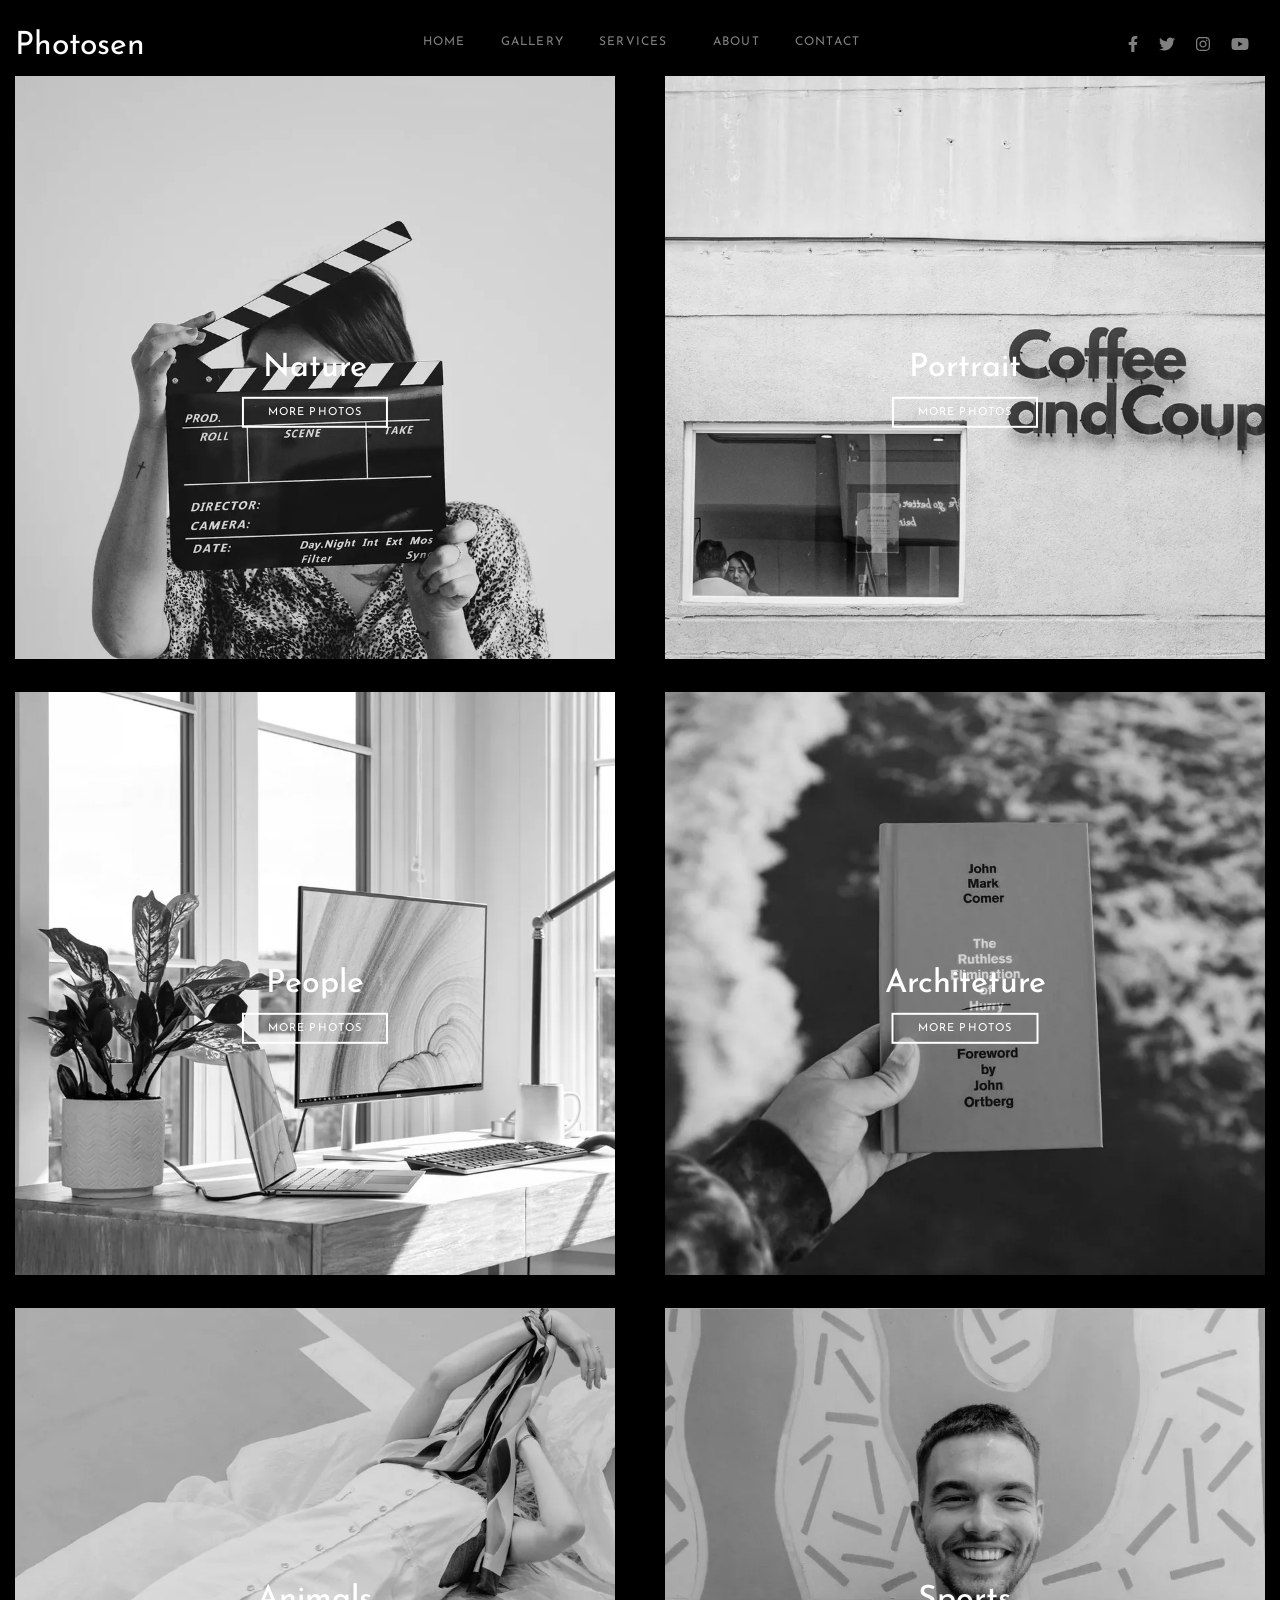
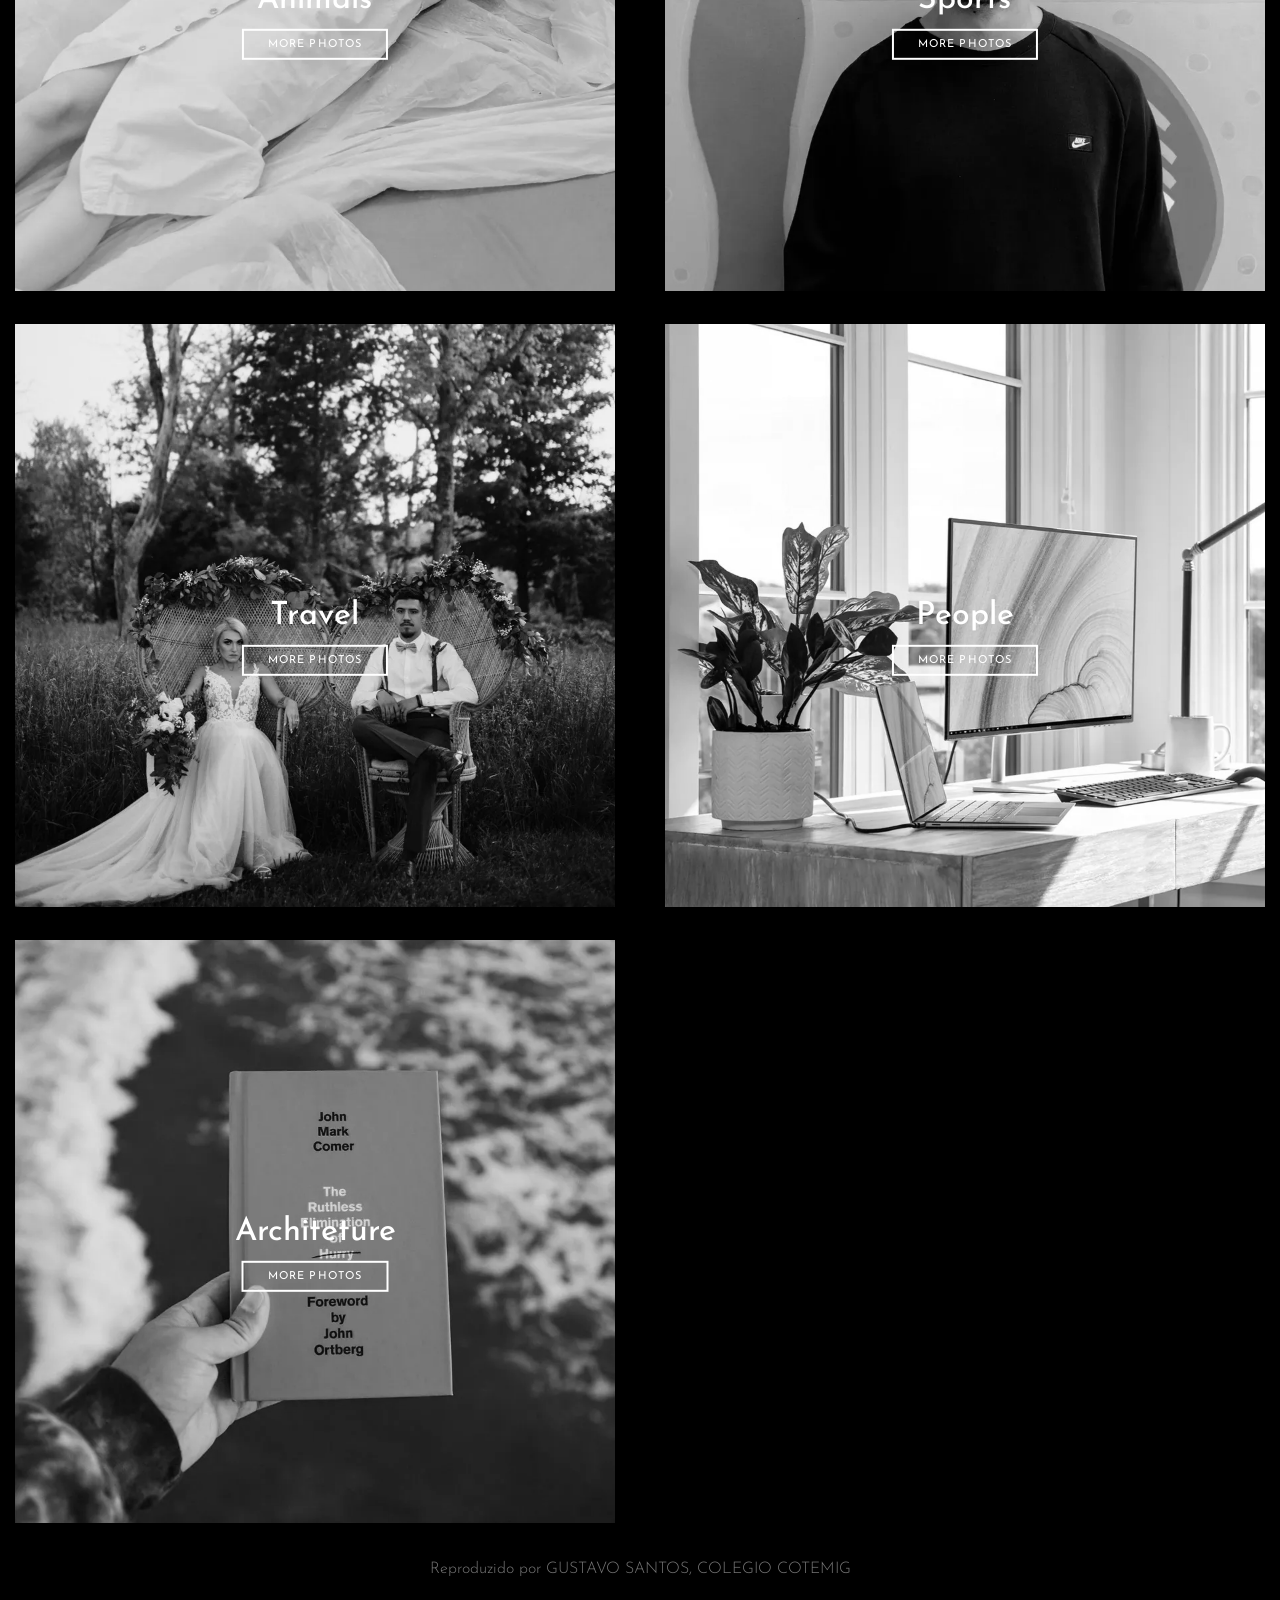
<file: index.html>
<!DOCTYPE html>
<html lang="pt-br">

<head>
    <meta charset="UTF-8">
    <meta http-equiv="X-UA-Compatible" content="IE=edge">
    <meta name="viewport" content="width=device-width, initial-scale=1.0">
    <link rel="stylesheet" href="main.css">
    <link rel="stylesheet" href="https://cdnjs.cloudflare.com/ajax/libs/font-awesome/4.7.0/css/font-awesome.min.css">
    <title>Photosen - Colorlib Website Template</title>
</head>

<body>
    <header>
        <div>
            <a href="index.html" id="Logo">Photosen</a>
        </div>
        <div>
            <ul>
                <li><a href="index.html">Home</a></li>
                <li id="Gallery-Menu">
                    Gallery
                    <ul id="DropList">
                        <li>Nature</li>
                        <li>Portrait</li>
                        <li>People</li>
                        <li>Architeture</li>
                        <li>Animals</li>
                        <li>Sports</li>
                        <li>Travel</li>
                        <li id="SubMenu">
                            SubMenu
                            <ul id="Sub-DropList">
                                <li>Menu One</li>
                                <li>Menu Two</li>
                                <li>Menu Three</li>
                            </ul>
                        </li>
                    </ul>
                </li>
                <li><a href="Services.html">Services</a></li>
                <li><a href="About.html">About</a></li>
                <li>Contact</li>
            </ul>
        </div>
        <div class="redes-sociais">
            <span>
                <svg xmlns="http://www.w3.org/2000/svg" height="1em"
                    viewBox="0 0 320 512"><!--! Font Awesome Free 6.4.0 by @fontawesome - https://fontawesome.com License - https://fontawesome.com/license (Commercial License) Copyright 2023 Fonticons, Inc. -->
                    <path
                        d="M279.14 288l14.22-92.66h-88.91v-60.13c0-25.35 12.42-50.06 52.24-50.06h40.42V6.26S260.43 0 225.36 0c-73.22 0-121.08 44.38-121.08 124.72v70.62H22.89V288h81.39v224h100.17V288z" />
                </svg>
                <svg xmlns="http://www.w3.org/2000/svg" height="1em"
                    viewBox="0 0 512 512"><!--! Font Awesome Free 6.4.0 by @fontawesome - https://fontawesome.com License - https://fontawesome.com/license (Commercial License) Copyright 2023 Fonticons, Inc. -->
                    <path
                        d="M459.37 151.716c.325 4.548.325 9.097.325 13.645 0 138.72-105.583 298.558-298.558 298.558-59.452 0-114.68-17.219-161.137-47.106 8.447.974 16.568 1.299 25.34 1.299 49.055 0 94.213-16.568 130.274-44.832-46.132-.975-84.792-31.188-98.112-72.772 6.498.974 12.995 1.624 19.818 1.624 9.421 0 18.843-1.3 27.614-3.573-48.081-9.747-84.143-51.98-84.143-102.985v-1.299c13.969 7.797 30.214 12.67 47.431 13.319-28.264-18.843-46.781-51.005-46.781-87.391 0-19.492 5.197-37.36 14.294-52.954 51.655 63.675 129.3 105.258 216.365 109.807-1.624-7.797-2.599-15.918-2.599-24.04 0-57.828 46.782-104.934 104.934-104.934 30.213 0 57.502 12.67 76.67 33.137 23.715-4.548 46.456-13.32 66.599-25.34-7.798 24.366-24.366 44.833-46.132 57.827 21.117-2.273 41.584-8.122 60.426-16.243-14.292 20.791-32.161 39.308-52.628 54.253z" />
                </svg>
                <svg xmlns="http://www.w3.org/2000/svg" height="1em"
                    viewBox="0 0 448 512"><!--! Font Awesome Free 6.4.0 by @fontawesome - https://fontawesome.com License - https://fontawesome.com/license (Commercial License) Copyright 2023 Fonticons, Inc. -->
                    <path
                        d="M224.1 141c-63.6 0-114.9 51.3-114.9 114.9s51.3 114.9 114.9 114.9S339 319.5 339 255.9 287.7 141 224.1 141zm0 189.6c-41.1 0-74.7-33.5-74.7-74.7s33.5-74.7 74.7-74.7 74.7 33.5 74.7 74.7-33.6 74.7-74.7 74.7zm146.4-194.3c0 14.9-12 26.8-26.8 26.8-14.9 0-26.8-12-26.8-26.8s12-26.8 26.8-26.8 26.8 12 26.8 26.8zm76.1 27.2c-1.7-35.9-9.9-67.7-36.2-93.9-26.2-26.2-58-34.4-93.9-36.2-37-2.1-147.9-2.1-184.9 0-35.8 1.7-67.6 9.9-93.9 36.1s-34.4 58-36.2 93.9c-2.1 37-2.1 147.9 0 184.9 1.7 35.9 9.9 67.7 36.2 93.9s58 34.4 93.9 36.2c37 2.1 147.9 2.1 184.9 0 35.9-1.7 67.7-9.9 93.9-36.2 26.2-26.2 34.4-58 36.2-93.9 2.1-37 2.1-147.8 0-184.8zM398.8 388c-7.8 19.6-22.9 34.7-42.6 42.6-29.5 11.7-99.5 9-132.1 9s-102.7 2.6-132.1-9c-19.6-7.8-34.7-22.9-42.6-42.6-11.7-29.5-9-99.5-9-132.1s-2.6-102.7 9-132.1c7.8-19.6 22.9-34.7 42.6-42.6 29.5-11.7 99.5-9 132.1-9s102.7-2.6 132.1 9c19.6 7.8 34.7 22.9 42.6 42.6 11.7 29.5 9 99.5 9 132.1s2.7 102.7-9 132.1z" />
                </svg>
                <svg xmlns="http://www.w3.org/2000/svg" height="1em"
                    viewBox="0 0 576 512"><!--! Font Awesome Free 6.4.0 by @fontawesome - https://fontawesome.com License - https://fontawesome.com/license (Commercial License) Copyright 2023 Fonticons, Inc. -->
                    <path
                        d="M549.655 124.083c-6.281-23.65-24.787-42.276-48.284-48.597C458.781 64 288 64 288 64S117.22 64 74.629 75.486c-23.497 6.322-42.003 24.947-48.284 48.597-11.412 42.867-11.412 132.305-11.412 132.305s0 89.438 11.412 132.305c6.281 23.65 24.787 41.5 48.284 47.821C117.22 448 288 448 288 448s170.78 0 213.371-11.486c23.497-6.321 42.003-24.171 48.284-47.821 11.412-42.867 11.412-132.305 11.412-132.305s0-89.438-11.412-132.305zm-317.51 213.508V175.185l142.739 81.205-142.739 81.201z" />
                </svg>
            </span>
        </div>
    </header>

    <main>
        <div class="Photos">
            <div>
                <img src="img_1.jpg" alt="">
                <div>
                    <h2>Nature</h2>
                    <a href="#">More Photos</a>
                </div>
            </div>
        </div>

        <div class="Photos">
            <div>
                <img src="img_2.jpg" alt="">
                <div>
                    <h2>Portrait</h2>
                    <a href="#">More Photos</a>
                </div>
            </div>
        </div>

        <div class="Photos">
            <div>
                <img src="img_3.jpg" alt="">
                <div>
                    <h2>People</h2>
                    <a href="#">More Photos</a>
                </div>
            </div>
        </div>

        <div class="Photos">
            <div>
                <img src="img_4.jpg" alt="">
                <div>
                    <h2>Architeture</h2>
                    <a href="#">More Photos</a>
                </div>
            </div>
        </div>

        <div class="Photos">
            <div>
                <img src="img_5.jpg" alt="">
                <div>
                    <h2>Animals</h2>
                    <a href="#">More Photos</a>
                </div>
            </div>
        </div>

        <div class="Photos">
            <div>
                <img src="img_6.jpg" alt="">
                <div>
                    <h2>Sports</h2>
                    <a href="#">More Photos</a>
                </div>
            </div>
        </div>

        <div class="Photos">
            <div>
                <img src="img_7.jpg" alt="">
                <div>
                    <h2>Travel</h2>
                    <a href="#">More Photos</a>
                </div>
            </div>
        </div>

        <div class="Photos">
            <div>
                <img src="img_3.jpg" alt="">
                <div>
                    <h2>People</h2>
                    <a href="#">More Photos</a>
                </div>
            </div>
        </div>

        <div class="Photos">
            <div>
                <img src="img_4.jpg" alt="">
                <div>
                    <h2>Architeture</h2>
                    <a href="#">More Photos</a>
                </div>
            </div>
        </div>
    </main>

    <footer>
        <p>Reproduzido por <a href="https://github.com/GsantosBr12">Gustavo Santos</a>, COLEGIO COTEMIG</p>
    </footer>
</body>

</html>
</file>
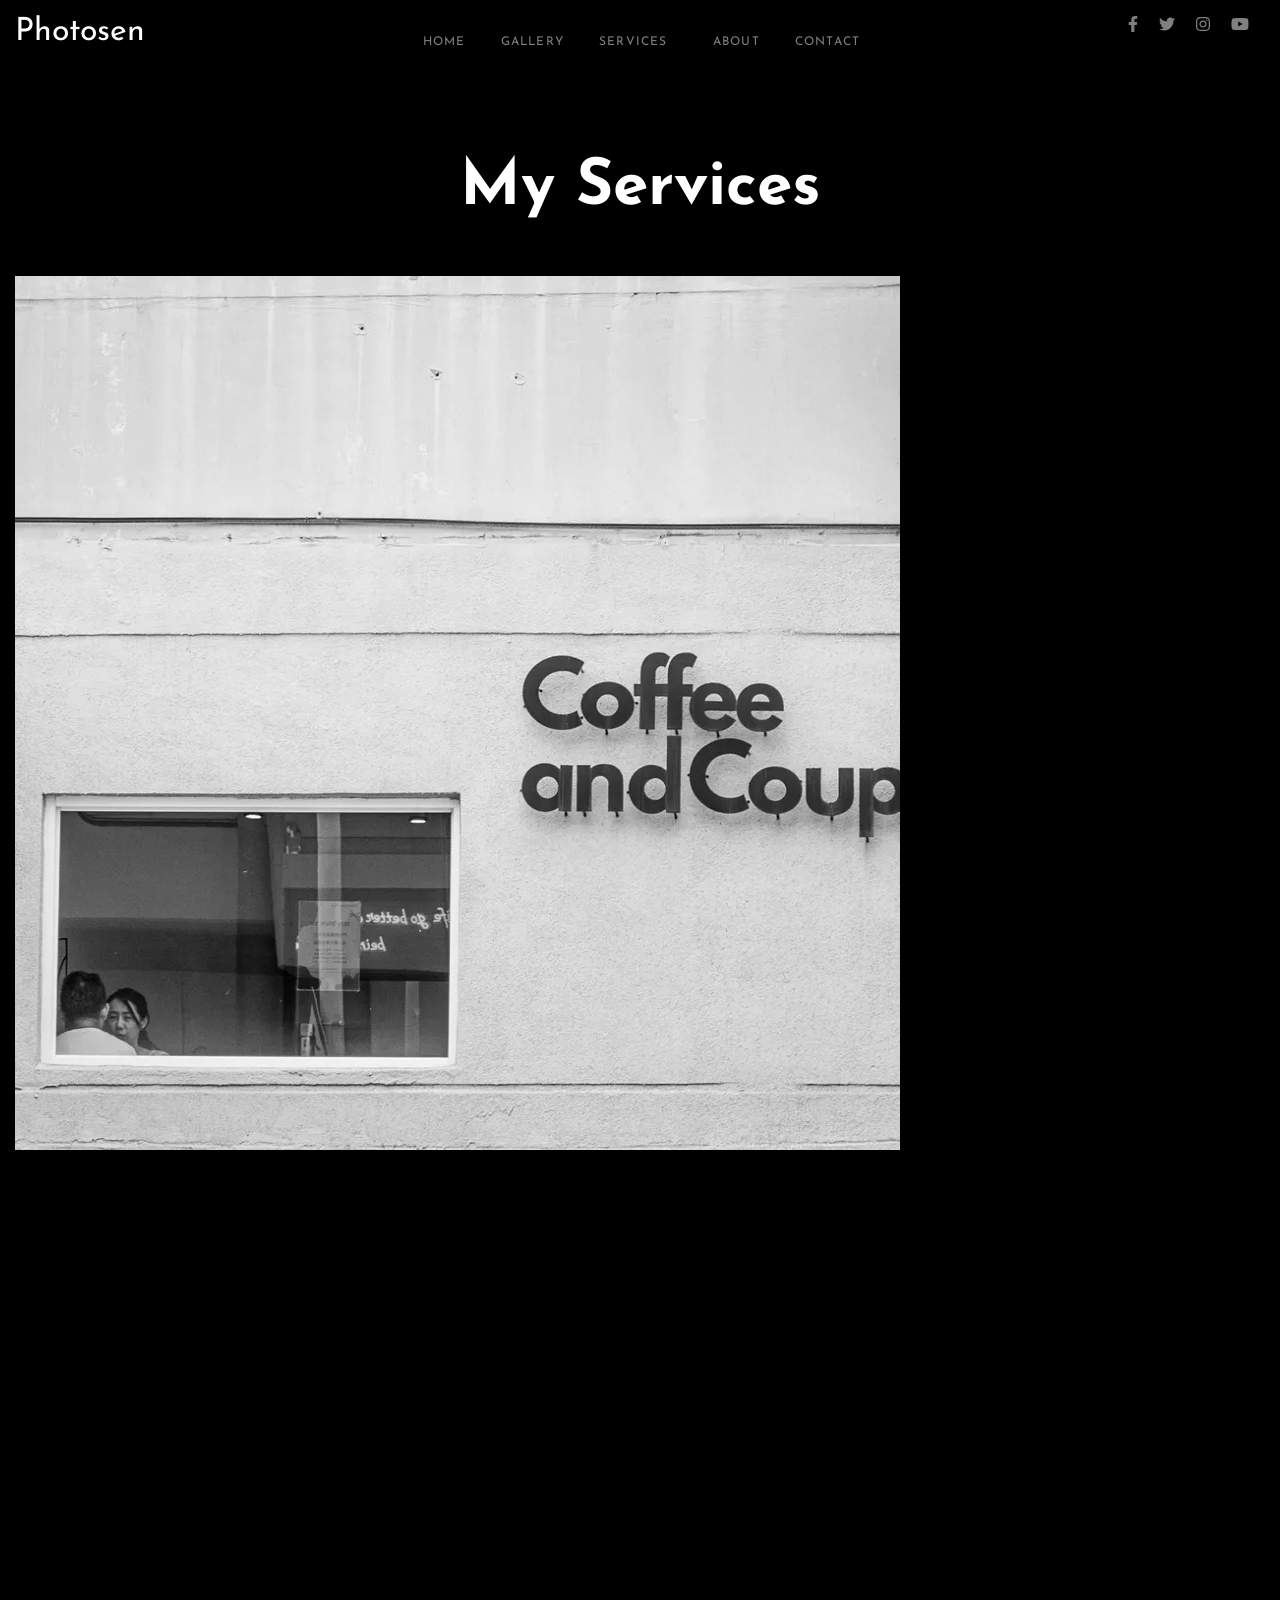
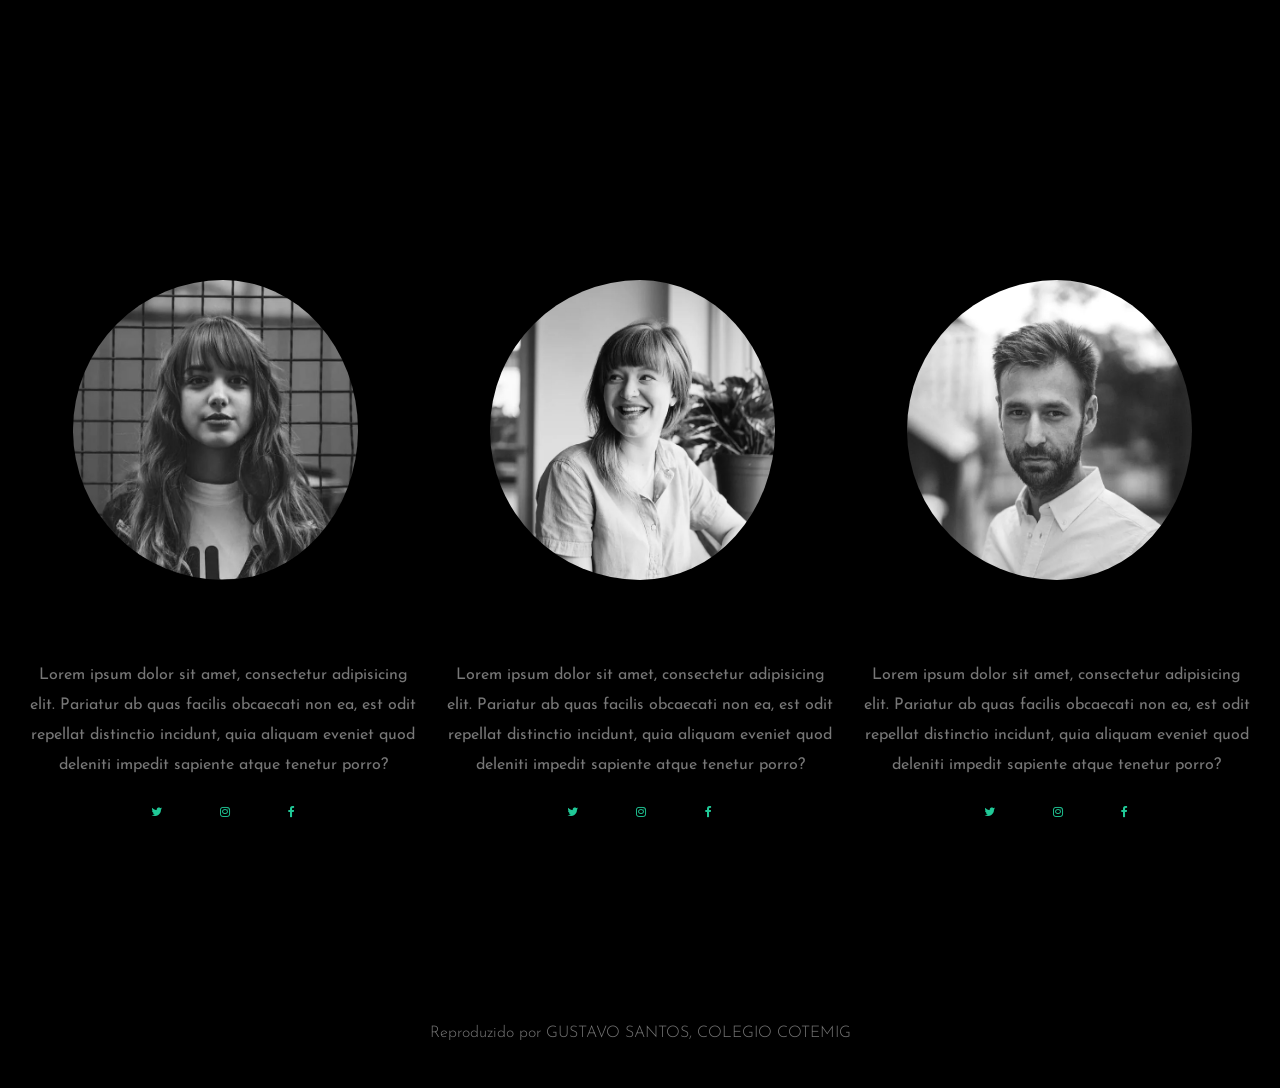
<file: About.html>
<!DOCTYPE html>
<html lang="en">

<head>
    <meta charset="UTF-8">
    <meta http-equiv="X-UA-Compatible" content="IE=edge">
    <meta name="viewport" content="width=device-width, initial-scale=1.0">
    <link rel="stylesheet" href="https://cdnjs.cloudflare.com/ajax/libs/font-awesome/4.7.0/css/font-awesome.min.css">
    <link rel="stylesheet" href="About.css">
    <title>Photosen - Colorlib Website Template</title>
</head>

<body>
    <header>
        <div>
            <a href="index.html" id="Logo">Photosen</a>
        </div>
        <div>
            <ul>
                <li><a href="index.html">Home</a></li>
                <li id="Gallery-Menu">
                    Gallery
                    <ul id="DropList">
                        <li>Nature</li>
                        <li>Portrait</li>
                        <li>People</li>
                        <li>Architeture</li>
                        <li>Animals</li>
                        <li>Sports</li>
                        <li>Travel</li>
                        <li id="SubMenu">
                            SubMenu
                            <ul id="Sub-DropList">
                                <li>Menu One</li>
                                <li>Menu Two</li>
                                <li>Menu Three</li>
                            </ul>
                        </li>
                    </ul>
                </li>
                <li><a href="Services.html">Services</a></li>
                <li><a href="About.html">About</a></li>
                <li>Contact</li>
            </ul>
        </div>
        <div class="redes-sociais">
            <span>
                <svg xmlns="http://www.w3.org/2000/svg" height="1em"
                    viewBox="0 0 320 512"><!--! Font Awesome Free 6.4.0 by @fontawesome - https://fontawesome.com License - https://fontawesome.com/license (Commercial License) Copyright 2023 Fonticons, Inc. -->
                    <path
                        d="M279.14 288l14.22-92.66h-88.91v-60.13c0-25.35 12.42-50.06 52.24-50.06h40.42V6.26S260.43 0 225.36 0c-73.22 0-121.08 44.38-121.08 124.72v70.62H22.89V288h81.39v224h100.17V288z" />
                </svg>
                <svg xmlns="http://www.w3.org/2000/svg" height="1em"
                    viewBox="0 0 512 512"><!--! Font Awesome Free 6.4.0 by @fontawesome - https://fontawesome.com License - https://fontawesome.com/license (Commercial License) Copyright 2023 Fonticons, Inc. -->
                    <path
                        d="M459.37 151.716c.325 4.548.325 9.097.325 13.645 0 138.72-105.583 298.558-298.558 298.558-59.452 0-114.68-17.219-161.137-47.106 8.447.974 16.568 1.299 25.34 1.299 49.055 0 94.213-16.568 130.274-44.832-46.132-.975-84.792-31.188-98.112-72.772 6.498.974 12.995 1.624 19.818 1.624 9.421 0 18.843-1.3 27.614-3.573-48.081-9.747-84.143-51.98-84.143-102.985v-1.299c13.969 7.797 30.214 12.67 47.431 13.319-28.264-18.843-46.781-51.005-46.781-87.391 0-19.492 5.197-37.36 14.294-52.954 51.655 63.675 129.3 105.258 216.365 109.807-1.624-7.797-2.599-15.918-2.599-24.04 0-57.828 46.782-104.934 104.934-104.934 30.213 0 57.502 12.67 76.67 33.137 23.715-4.548 46.456-13.32 66.599-25.34-7.798 24.366-24.366 44.833-46.132 57.827 21.117-2.273 41.584-8.122 60.426-16.243-14.292 20.791-32.161 39.308-52.628 54.253z" />
                </svg>
                <svg xmlns="http://www.w3.org/2000/svg" height="1em"
                    viewBox="0 0 448 512"><!--! Font Awesome Free 6.4.0 by @fontawesome - https://fontawesome.com License - https://fontawesome.com/license (Commercial License) Copyright 2023 Fonticons, Inc. -->
                    <path
                        d="M224.1 141c-63.6 0-114.9 51.3-114.9 114.9s51.3 114.9 114.9 114.9S339 319.5 339 255.9 287.7 141 224.1 141zm0 189.6c-41.1 0-74.7-33.5-74.7-74.7s33.5-74.7 74.7-74.7 74.7 33.5 74.7 74.7-33.6 74.7-74.7 74.7zm146.4-194.3c0 14.9-12 26.8-26.8 26.8-14.9 0-26.8-12-26.8-26.8s12-26.8 26.8-26.8 26.8 12 26.8 26.8zm76.1 27.2c-1.7-35.9-9.9-67.7-36.2-93.9-26.2-26.2-58-34.4-93.9-36.2-37-2.1-147.9-2.1-184.9 0-35.8 1.7-67.6 9.9-93.9 36.1s-34.4 58-36.2 93.9c-2.1 37-2.1 147.9 0 184.9 1.7 35.9 9.9 67.7 36.2 93.9s58 34.4 93.9 36.2c37 2.1 147.9 2.1 184.9 0 35.9-1.7 67.7-9.9 93.9-36.2 26.2-26.2 34.4-58 36.2-93.9 2.1-37 2.1-147.8 0-184.8zM398.8 388c-7.8 19.6-22.9 34.7-42.6 42.6-29.5 11.7-99.5 9-132.1 9s-102.7 2.6-132.1-9c-19.6-7.8-34.7-22.9-42.6-42.6-11.7-29.5-9-99.5-9-132.1s-2.6-102.7 9-132.1c7.8-19.6 22.9-34.7 42.6-42.6 29.5-11.7 99.5-9 132.1-9s102.7-2.6 132.1 9c19.6 7.8 34.7 22.9 42.6 42.6 11.7 29.5 9 99.5 9 132.1s2.7 102.7-9 132.1z" />
                </svg>
                <svg xmlns="http://www.w3.org/2000/svg" height="1em"
                    viewBox="0 0 576 512"><!--! Font Awesome Free 6.4.0 by @fontawesome - https://fontawesome.com License - https://fontawesome.com/license (Commercial License) Copyright 2023 Fonticons, Inc. -->
                    <path
                        d="M549.655 124.083c-6.281-23.65-24.787-42.276-48.284-48.597C458.781 64 288 64 288 64S117.22 64 74.629 75.486c-23.497 6.322-42.003 24.947-48.284 48.597-11.412 42.867-11.412 132.305-11.412 132.305s0 89.438 11.412 132.305c6.281 23.65 24.787 41.5 48.284 47.821C117.22 448 288 448 288 448s170.78 0 213.371-11.486c23.497-6.321 42.003-24.171 48.284-47.821 11.412-42.867 11.412-132.305 11.412-132.305s0-89.438-11.412-132.305zm-317.51 213.508V175.185l142.739 81.205-142.739 81.201z" />
                </svg>
            </span>
        </div>
    </header>

    <main>
        <div>
            <h2>My Services</h2>
        </div>
        <section>
            <div>
                <img src="img_2.jpg" alt="" width="900" height="874">
            </div>
            <div id="Mission">
                <h3>My Mission</h3>
                <p>Lorem ipsum dolor sit amet, consectetur adipisicing elit. Possimus vel tenetur explicabo
                    necessitatibus,
                    ad soluta consectetur illo qui voluptatem. Quis soluta maiores eum. Iste modi voluptatum in
                    repudiandae
                    fugiat suscipit dolorum harum, porro voluptate quis? Alias repudiandae dicta doloremque voluptates
                    soluta repellendus, unde laborum quo nam, ullam facere voluptatem similique.</p>

                <p>Lorem ipsum dolor sit amet, consectetur adipisicing elit. Dolor architecto excepturi aliquid minus
                    nostrum dicta labore iusto obcaecati fugit cupiditate.</p>
            </div>
        </section>
        <div class="container">
            <div>
                <img src="person_1.jpg" alt="">
                <h2>Jean Smith</h2>
                <p>Lorem ipsum dolor sit amet, consectetur adipisicing elit. Pariatur ab quas facilis obcaecati non ea,
                    est odit repellat distinctio incidunt, quia aliquam eveniet quod deleniti impedit sapiente atque
                    tenetur porro?
                </p>
                <ul>
                    <li><a href="#" class="fa fa-twitter"></a></li>
                    <li><a href="#" class="fa fa-instagram"></a></li>
                    <li><a href="#" class="fa fa-facebook"></a></li>
                </ul>
            </div>
            <div>
                <img src="person_2.jpg" alt="">
                <h2>Claire Smith</h2>
                <p>Lorem ipsum dolor sit amet, consectetur adipisicing elit. Pariatur ab quas facilis obcaecati non ea,
                    est odit repellat distinctio incidunt, quia aliquam eveniet quod deleniti impedit sapiente atque
                    tenetur porro?
                </p>
                <ul>
                    <li><a href="#" class="fa fa-twitter"></a></li>
                    <li><a href="#" class="fa fa-instagram"></a></li>
                    <li><a href="#" class="fa fa-facebook"></a></li>
                </ul>
            </div>
            <div>
                <img src="person_3.jpg" alt="">
                <h2>John Smith</h2>
                <p>Lorem ipsum dolor sit amet, consectetur adipisicing elit. Pariatur ab quas facilis obcaecati non ea,
                    est odit repellat distinctio incidunt, quia aliquam eveniet quod deleniti impedit sapiente atque
                    tenetur porro?
                </p>
                <ul>
                    <li><a href="#" class="fa fa-twitter"></a></li>
                    <li><a href="#" class="fa fa-instagram"></a></li>
                    <li><a href="#" class="fa fa-facebook"></a></li>
                </ul>
            </div>
        </div>
    </main>

    <footer>
        <p>Reproduzido por <a href="https://github.com/GsantosBr12">Gustavo Santos</a>, COLEGIO COTEMIG</p>
    </footer>
</body>

</html>
</file>
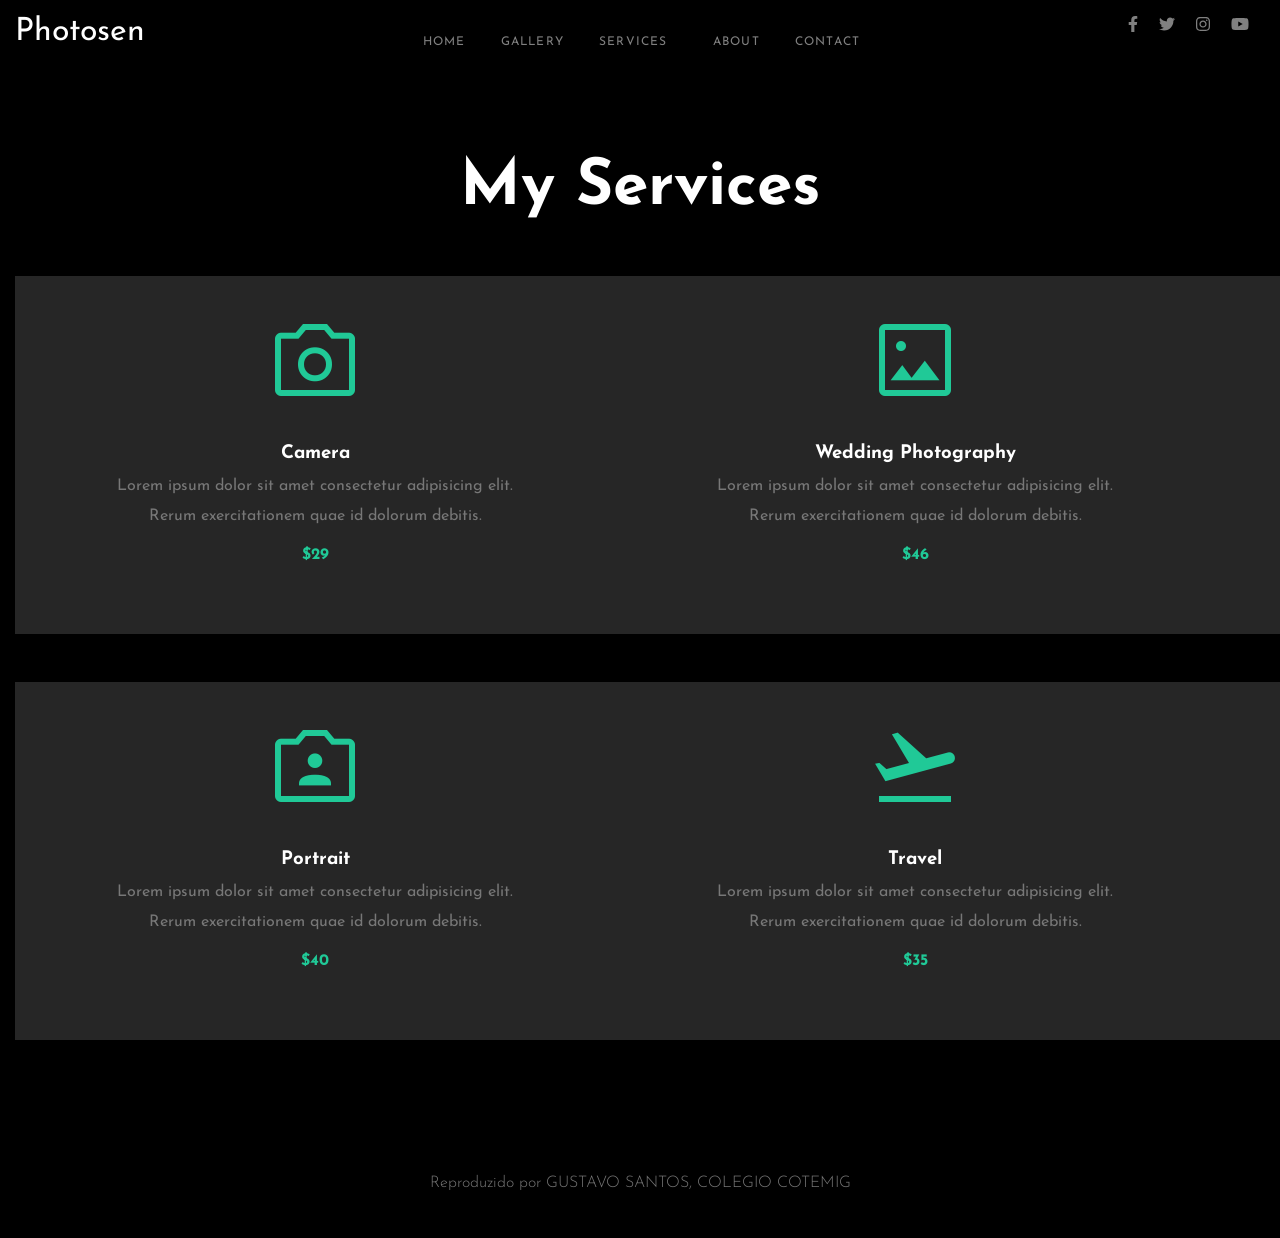
<file: Services.html>
<!DOCTYPE html>
<html lang="pt-br">

<head>
    <meta charset="UTF-8">
    <meta http-equiv="X-UA-Compatible" content="IE=edge">
    <meta name="viewport" content="width=device-width, initial-scale=1.0">
    <link rel="stylesheet" href="Services.css">
    <link rel="stylesheet" href="https://cdnjs.cloudflare.com/ajax/libs/font-awesome/4.7.0/css/font-awesome.min.css">
    <link rel="stylesheet"
        href="https://fonts.googleapis.com/css2?family=Material+Symbols+Outlined:opsz,wght,FILL,GRAD@48,400,0,0" />
    <title>Photosen - Colorlib Website Template</title>
</head>

<body>
    <header>
        <div>
            <a href="index.html" id="Logo">Photosen</a>
        </div>
        <div>
            <ul>
                <li><a href="index.html">Home</a></li>
                <li id="Gallery-Menu">
                    Gallery
                    <ul id="DropList">
                        <li>Nature</li>
                        <li>Portrait</li>
                        <li>People</li>
                        <li>Architeture</li>
                        <li>Animals</li>
                        <li>Sports</li>
                        <li>Travel</li>
                        <li id="SubMenu">
                            SubMenu
                            <ul id="Sub-DropList">
                                <li>Menu One</li>
                                <li>Menu Two</li>
                                <li>Menu Three</li>
                            </ul>
                        </li>
                    </ul>
                </li>
                <li><a href="Services.html">Services</a></li>
                <li><a href="About.html">About</a></li>
                <li>Contact</li>
            </ul>
        </div>
        <div class="redes-sociais">
            <span>
                <svg xmlns="http://www.w3.org/2000/svg" height="1em"
                    viewBox="0 0 320 512"><!--! Font Awesome Free 6.4.0 by @fontawesome - https://fontawesome.com License - https://fontawesome.com/license (Commercial License) Copyright 2023 Fonticons, Inc. -->
                    <path
                        d="M279.14 288l14.22-92.66h-88.91v-60.13c0-25.35 12.42-50.06 52.24-50.06h40.42V6.26S260.43 0 225.36 0c-73.22 0-121.08 44.38-121.08 124.72v70.62H22.89V288h81.39v224h100.17V288z" />
                </svg>
                <svg xmlns="http://www.w3.org/2000/svg" height="1em"
                    viewBox="0 0 512 512"><!--! Font Awesome Free 6.4.0 by @fontawesome - https://fontawesome.com License - https://fontawesome.com/license (Commercial License) Copyright 2023 Fonticons, Inc. -->
                    <path
                        d="M459.37 151.716c.325 4.548.325 9.097.325 13.645 0 138.72-105.583 298.558-298.558 298.558-59.452 0-114.68-17.219-161.137-47.106 8.447.974 16.568 1.299 25.34 1.299 49.055 0 94.213-16.568 130.274-44.832-46.132-.975-84.792-31.188-98.112-72.772 6.498.974 12.995 1.624 19.818 1.624 9.421 0 18.843-1.3 27.614-3.573-48.081-9.747-84.143-51.98-84.143-102.985v-1.299c13.969 7.797 30.214 12.67 47.431 13.319-28.264-18.843-46.781-51.005-46.781-87.391 0-19.492 5.197-37.36 14.294-52.954 51.655 63.675 129.3 105.258 216.365 109.807-1.624-7.797-2.599-15.918-2.599-24.04 0-57.828 46.782-104.934 104.934-104.934 30.213 0 57.502 12.67 76.67 33.137 23.715-4.548 46.456-13.32 66.599-25.34-7.798 24.366-24.366 44.833-46.132 57.827 21.117-2.273 41.584-8.122 60.426-16.243-14.292 20.791-32.161 39.308-52.628 54.253z" />
                </svg>
                <svg xmlns="http://www.w3.org/2000/svg" height="1em"
                    viewBox="0 0 448 512"><!--! Font Awesome Free 6.4.0 by @fontawesome - https://fontawesome.com License - https://fontawesome.com/license (Commercial License) Copyright 2023 Fonticons, Inc. -->
                    <path
                        d="M224.1 141c-63.6 0-114.9 51.3-114.9 114.9s51.3 114.9 114.9 114.9S339 319.5 339 255.9 287.7 141 224.1 141zm0 189.6c-41.1 0-74.7-33.5-74.7-74.7s33.5-74.7 74.7-74.7 74.7 33.5 74.7 74.7-33.6 74.7-74.7 74.7zm146.4-194.3c0 14.9-12 26.8-26.8 26.8-14.9 0-26.8-12-26.8-26.8s12-26.8 26.8-26.8 26.8 12 26.8 26.8zm76.1 27.2c-1.7-35.9-9.9-67.7-36.2-93.9-26.2-26.2-58-34.4-93.9-36.2-37-2.1-147.9-2.1-184.9 0-35.8 1.7-67.6 9.9-93.9 36.1s-34.4 58-36.2 93.9c-2.1 37-2.1 147.9 0 184.9 1.7 35.9 9.9 67.7 36.2 93.9s58 34.4 93.9 36.2c37 2.1 147.9 2.1 184.9 0 35.9-1.7 67.7-9.9 93.9-36.2 26.2-26.2 34.4-58 36.2-93.9 2.1-37 2.1-147.8 0-184.8zM398.8 388c-7.8 19.6-22.9 34.7-42.6 42.6-29.5 11.7-99.5 9-132.1 9s-102.7 2.6-132.1-9c-19.6-7.8-34.7-22.9-42.6-42.6-11.7-29.5-9-99.5-9-132.1s-2.6-102.7 9-132.1c7.8-19.6 22.9-34.7 42.6-42.6 29.5-11.7 99.5-9 132.1-9s102.7-2.6 132.1 9c19.6 7.8 34.7 22.9 42.6 42.6 11.7 29.5 9 99.5 9 132.1s2.7 102.7-9 132.1z" />
                </svg>
                <svg xmlns="http://www.w3.org/2000/svg" height="1em"
                    viewBox="0 0 576 512"><!--! Font Awesome Free 6.4.0 by @fontawesome - https://fontawesome.com License - https://fontawesome.com/license (Commercial License) Copyright 2023 Fonticons, Inc. -->
                    <path
                        d="M549.655 124.083c-6.281-23.65-24.787-42.276-48.284-48.597C458.781 64 288 64 288 64S117.22 64 74.629 75.486c-23.497 6.322-42.003 24.947-48.284 48.597-11.412 42.867-11.412 132.305-11.412 132.305s0 89.438 11.412 132.305c6.281 23.65 24.787 41.5 48.284 47.821C117.22 448 288 448 288 448s170.78 0 213.371-11.486c23.497-6.321 42.003-24.171 48.284-47.821 11.412-42.867 11.412-132.305 11.412-132.305s0-89.438-11.412-132.305zm-317.51 213.508V175.185l142.739 81.205-142.739 81.201z" />
                </svg>
            </span>
        </div>
    </header>

    <main>
        <div>
            <h2>My Services</h2>
        </div>

        <div class="container">

            <div id="Camera">
                <span class="material-symbols-outlined">
                    photo_camera
                </span>
                <div>
                    <h3>Camera</h3>
                    <p>Lorem ipsum dolor sit amet consectetur adipisicing elit. Rerum exercitationem quae id dolorum
                        debitis.</p>
                    <strong>$29</strong>
                </div>
            </div>

            <div id="Photography">
                <span class="material-symbols-outlined">
                    imagesmode
                </span>
                <div>
                    <h3>Wedding Photography</h3>
                    <p>Lorem ipsum dolor sit amet consectetur adipisicing elit. Rerum exercitationem quae id dolorum
                        debitis.</p>
                    <strong>$46</strong>
                </div>
            </div>

            <div id="Animal">
                <span class="material-symbols-outlined">
                    pets
                </span>
                <div>
                    <h3>Animal</h3>
                    <p>Lorem ipsum dolor sit amet consectetur adipisicing elit. Rerum exercitationem quae id dolorum
                        debitis.</p>
                    <strong>$24</strong>
                </div>
            </div>

            <div id="Portrait">
                <span class="material-symbols-outlined">
                    photo_camera_front
                </span>
                <div>
                    <h3>Portrait</h3>
                    <p>Lorem ipsum dolor sit amet consectetur adipisicing elit. Rerum exercitationem quae id dolorum
                        debitis.</p>
                    <strong>$40</strong>
                </div>
            </div>

            <div id="Travel">
                <span class="material-symbols-outlined">
                    flight_takeoff
                </span>
                <div>
                    <h3>Travel</h3>
                    <p>Lorem ipsum dolor sit amet consectetur adipisicing elit. Rerum exercitationem quae id dolorum
                        debitis.</p>
                    <strong>$35</strong>
                </div>
            </div>
            <div id="Video">
                <span class="material-symbols-outlined">
                    movie
                </span>
                <div>
                    <h3>Video Editing</h3>
                    <p>Lorem ipsum dolor sit amet consectetur adipisicing elit. Rerum exercitationem quae id dolorum
                        debitis.</p>
                    <strong>$15</strong>
                </div>
            </div>
        </div>
    </main>

    <footer>
        <p>Reproduzido por <a href="https://github.com/GsantosBr12">Gustavo Santos</a>, COLEGIO COTEMIG</p>
    </footer>
</body>

</html>
</file>
<file: main.css>
@import url('https://fonts.googleapis.com/css2?family=Josefin+Sans:wght@500&display=swap');

* {
    margin: 0;
    padding: 0;
    box-sizing: border-box;
}

body {
    background-color: black;
    color: white;
    font-family: 'Josefin Sans', sans-serif;
    width: 100%;
    overflow-x: hidden;
    padding-left: 15px;
    padding-right: 15px;
    padding-top: 16px;
}

a {
    text-decoration: none;
    color: white;
}

ul {
    list-style: none;
    height: 60px;
}

ul li {
    display: inline-flex;
    text-transform: uppercase;
    font-size: 12px;
    color: rgba(255, 255, 255, 0.5);
    padding: 10px;
    text-align: center;
    letter-spacing: .1em;
}

ul li:hover {
    color: #20c997;
    cursor: pointer;
}

ul li a {
    font-size: 12px;
    color: rgba(255, 255, 255, 0.5);
    padding: 10px;
    text-align: center;
    text-transform: uppercase;
    letter-spacing: .1em;
}

ul li a:hover {
    color: #20c997;
}

header {
    display: flex;
    justify-content: space-between;
    align-items: center;
}

main {
    justify-content: space-between;
    display: flex;
    flex-direction: row;
    flex-wrap: wrap;
    text-align: center;
}

main h2 {
    margin-bottom: 16px;
    font-size: 32px;
    font-weight: 500;
    line-height: 1.2;
}

main img {
    width: 100%;
    height: 100%;
    filter: grayscale(1);
    transition: .3s all ease;
}

main img:hover {
    filter: brightness(40%);
    transform: scale(101%);
}

main a {
    border: 2px solid white;
    padding-top: 8px;
    padding-bottom: 8px;
    padding-left: 24px;
    padding-right: 24px;
    text-transform: uppercase;
    letter-spacing: .1em;
    font-size: 11px;
}

main a:hover {
    background-color: white;
    color: black;
}

main div div div {
    position: absolute;
    top: 50%;
    left: 50%;
    transform: translate(-50%, -50%);
}

footer {
    text-align: center;
    line-height: 1.7;
    color: #777;
    font-weight: 300;
    font-size: 1rem;
    margin-bottom: 40px;
}

footer a {
    text-transform: uppercase;
    line-height: 1.7;
    color: #777;
    font-weight: 300;
    font-size: 1rem;
    transition: .3s all ease;
}

footer a:hover {
    color: #20c997;
}

svg {
    fill: grey;
    padding-right: 16px;
    transition: all .1s ease-in-out;
}

svg:hover {
    fill: white;
    cursor: pointer;
}

#Logo {
    font-size: 32px;
}

#Gallery-Menu {
    position: relative;
}

#Gallery-Menu:hover {
    color: #20c997;
    cursor: pointer;
}

#Gallery-Menu:hover #DropList {
    opacity: 1;
    z-index: 99;
}

#DropList {
    position: absolute;
    display: flex;
    flex-direction: column;
    transition: .3s;
    opacity: 0;
    z-index: -99;
    margin-top: 2.4vh;
    left: 0px;
    border-top: 2px solid #20c997;
}

#DropList li {
    font-size: 16px;
    text-transform:capitalize;
    width: 200px;
    height: 45px;
    color: black;
    background-color: white;
    height: 4vh;
    text-align: left;
    padding: 9px 20px;
}

#DropList li:hover {
    background: #f4f5f9;
}

#SubMenu {
    position: relative;
}

#Sub-DropList {
    border-top: 2px solid #20c997;
    position: absolute;
    left: 200px;
    top: 0;
    opacity: 0;
    transition: .3s;
}

#SubMenu:hover #Sub-DropList {
    opacity: 1;
    z-index: 99;
}

.Photos {
    position: relative;
    overflow: hidden;
    width: 600px;
    height: 616px;
}
</file>
<file: About.css>
@import url('https://fonts.googleapis.com/css2?family=Josefin+Sans:wght@500&display=swap');

* {
    margin: 0;
    padding: 0;
    box-sizing: border-box;
}

body {
    background-color: black;
    color: white;
    font-family: 'Josefin Sans', sans-serif;
    width: 100%;
    overflow-x: hidden;
    padding-left: 15px;
    padding-right: 15px;
    padding-top: 16px;
}

a {
    text-decoration: none;
    color: white;
}

ul {
    list-style: none;
    height: 60px;
}

ul li {
    display: inline-flex;
    text-transform: uppercase;
    font-size: 12px;
    color: rgba(255, 255, 255, 0.5);
    padding: 10px;
    text-align: center;
    letter-spacing: .1em;
}

ul li:hover {
    color: #20c997;
    cursor: pointer;
}

ul li a {
    color: #20c997;
}

ul li a:hover {
    color: #20c997;
}

header {
    display: flex;
    justify-content: space-between;
}

header ul li a {
    font-size: 12px;
    color: rgba(255, 255, 255, 0.5);
    padding: 10px;
    text-align: center;
    text-transform: uppercase;
    letter-spacing: .1em;
}

footer {
    text-align: center;
    line-height: 1.7;
    color: #777;
    font-weight: 300;
    font-size: 1rem;
    margin-bottom: 40px;
}

footer a {
    text-transform: uppercase;
    line-height: 1.7;
    color: #777;
    font-weight: 300;
    font-size: 1rem;
    transition: .3s all ease;
}

footer a:hover {
    color: #20c997;
}

main {
    padding-top: 80px;
    padding-bottom: 80px;
}

main section {
    display: flex;
    justify-content: space-between;
    margin-bottom: 48px;
}

main img {
    margin-right: 210px;
    padding-right: 15px;
    filter: grayscale(1);
    transition: .2s all ease;
}

main img:hover {
    filter: grayscale(0);
    transform: scale(101%);
}

main .container img {
    width: 300px;
    height: 300px;
    border-radius: 50%;
    display: block;
    margin-left: auto;
    margin-right: auto;
    margin-bottom: 24px;
}

h2 {
    font-size: 64px;
    text-align: center;
    padding-bottom: 56px;
}

p {
    margin-bottom: 16px;
    color: #777;
    line-height: 30px;
}

h3 {
    font-size: 28px;
    margin-bottom: 8px;
}

svg {
    fill: grey;
    padding-right: 16px;
    transition: all .1s ease-in-out;
}

svg:hover {
    fill: white;
    cursor: pointer;
}

#Logo {
    font-size: 32px;
}

#Gallery-Menu {
    position: relative;
}

#Gallery-Menu:hover {
    color: #20c997;
    cursor: pointer;
}

#Gallery-Menu:hover #DropList {
    opacity: 1;
    z-index: 99;
}

#DropList {
    position: absolute;
    display: flex;
    flex-direction: column;
    transition: .3s;
    opacity: 0;
    z-index: -99;
    margin-top: 2.4vh;
    left: 0px;
    border-top: 2px solid #20c997;
}

#DropList li {
    font-size: 16px;
    text-transform:capitalize;
    width: 200px;
    height: 45px;
    color: black;
    background-color: white;
    height: 4vh;
    text-align: left;
    padding: 9px 20px;
}

#DropList li:hover {
    background: #f4f5f9;
}

#SubMenu {
    position: relative;
}

#Sub-DropList {
    border-top: 2px solid #20c997;
    position: absolute;
    left: 200px;
    top: 0;
    opacity: 0;
    transition: .3s;
}

#SubMenu:hover #Sub-DropList {
    opacity: 1;
    z-index: 99;
}

#Mission {
    padding: 0px 15px;
    margin-left: 160px;
}

.container {
    display: flex;
    padding-top: 80px;
    padding-bottom: 80px;
}

.container div {
    text-align: center;
    width: 630px;
    height: 530px;
    margin-bottom: 48px;
    padding: 0px 15px;
}

.container div ul li a {
    padding: 0px 16px;
    transition: all .2s;
}

.container div ul li:hover {
    filter: brightness(70%);
}

.container div h2 {
    padding: 0px;
    margin-bottom: 24px;
    font-size: 32px;
    color: black;
}
</file>
<file: Services.css>
@import url('https://fonts.googleapis.com/css2?family=Josefin+Sans:wght@500&display=swap');

* {
    margin: 0;
    padding: 0;
    box-sizing: border-box;
}

body {
    background-color: black;
    color: white;
    font-family: 'Josefin Sans', sans-serif;
    width: 100%;
    overflow-x: hidden;
    padding-left: 15px;
    padding-right: 15px;
    padding-top: 16px;
}

a {
    text-decoration: none;
    color: white;
}

ul {
    list-style: none;
    height: 60px;
}

ul li {
    display: inline-flex;
    text-transform: uppercase;
    font-size: 12px;
    color: rgba(255, 255, 255, 0.5);
    padding: 10px;
    text-align: center;
    letter-spacing: .1em;
}

ul li:hover {
    color: #20c997;
    cursor: pointer;
}

ul li a {
    font-size: 12px;
    color: rgba(255, 255, 255, 0.5);
    padding: 10px;
    text-align: center;
    text-transform: uppercase;
    letter-spacing: .1em;
}

ul li a:hover {
    color: #20c997;
}

h2 {
    font-size: 64px;
    text-align: center;
    padding-bottom: 56px;
}

header {
    display: flex;
    justify-content: space-between;
}

footer {
    text-align: center;
    line-height: 1.7;
    color: #777;
    font-weight: 300;
    font-size: 1rem;
    margin-bottom: 40px;
}

footer a {
    text-transform: uppercase;
    line-height: 1.7;
    color: #777;
    font-weight: 300;
    font-size: 1rem;
    transition: .3s all ease;
}

footer a:hover {
    color: #20c997;
}

main {
    padding-top: 80px;
    padding-bottom: 80px;

    justify-content: space-between;
    flex-direction: row;
    flex-wrap: wrap;
}

main .container {
    grid-template-areas:
        "a b c"
        "d e f";
}

strong {
    color: #20c997;
}

span {
    cursor: pointer;
    color: #20c997;
}

h3 {
    margin-bottom: 8px;
}

p, strong {
    margin-bottom: 16px;
}

p {
    line-height: 30px;
}

svg {
    fill: grey;
    padding-right: 16px;
    transition: all .1s ease-in-out;
}

svg:hover {
    fill: white;
    cursor: pointer;
}

#Logo {
    font-size: 32px;
}

#Gallery-Menu {
    position: relative;
}

#Gallery-Menu:hover {
    color: #20c997;
    cursor: pointer;
}

#Gallery-Menu:hover #DropList {
    opacity: 1;
    z-index: 99;
}

#DropList {
    position: absolute;
    display: flex;
    flex-direction: column;
    transition: .3s;
    opacity: 0;
    z-index: -99;
    margin-top: 2.4vh;
    left: 0px;
    border-top: 2px solid #20c997;
}

#DropList li {
    font-size: 16px;
    text-transform:capitalize;
    width: 200px;
    height: 45px;
    color: black;
    background-color: white;
    height: 4vh;
    text-align: left;
    padding: 9px 20px;
}

#DropList li:hover {
    background: #f4f5f9;
}

#SubMenu {
    position: relative;
}

#Sub-DropList {
    border-top: 2px solid #20c997;
    position: absolute;
    left: 200px;
    top: 0;
    opacity: 0;
    transition: .3s;
}

#SubMenu:hover #Sub-DropList {
    opacity: 1;
    z-index: 99;
}

#Camera {
    grid-area: a;
}

#Photography {
    grid-area: b;
}

#Animal {
    grid-area: c;
}

#Portrait {
    grid-area: d;
}

#Travel {
    grid-area: e;
}

#Video {
    grid-area: f;
}

.redes-sociais a {
    transition: all .1s ease-in-out;
}

.redes-sociais a:hover {
    color: white;
}

.container {
    display: grid;
}

.container div {
    background-color: #262626;
    padding: 48px;
    margin-bottom: 48px;
    text-align: center;
    
    height: 358px;
    width: 600px;
}

.container div div {
    background-color: rgba(0, 0, 0, 0);
    height: 115px;
    width: 504px;
}

.container div div p {
    color: #777;
}

.material-symbols-outlined {
    margin-top: 24px;
    margin-bottom: 24px;
    transform: scale(4);
    transition: .2s all ease;
    font-variation-settings:
        'FILL' 0,
        'wght' 400,
        'GRAD' 0,
        'opsz' 48
}

.material-symbols-outlined:hover {
    transform: scale(4.7);
}
</file>
